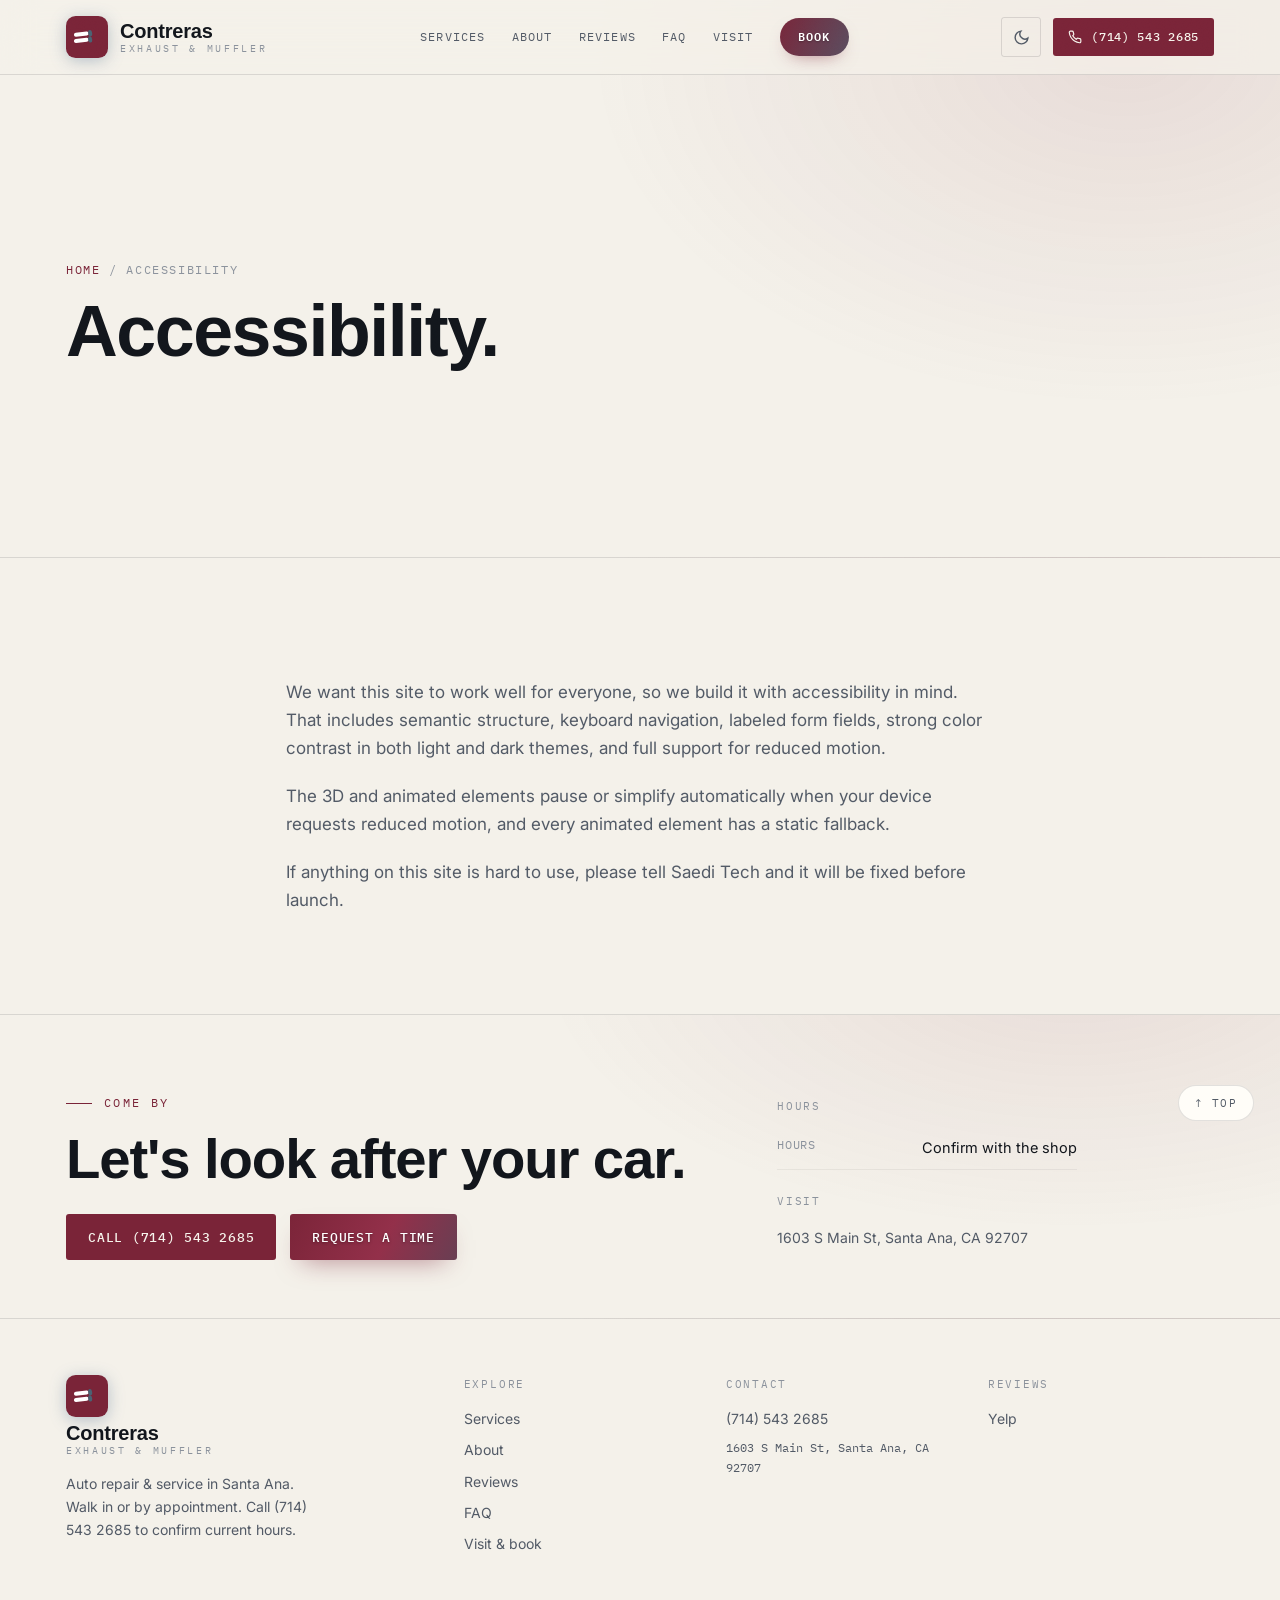
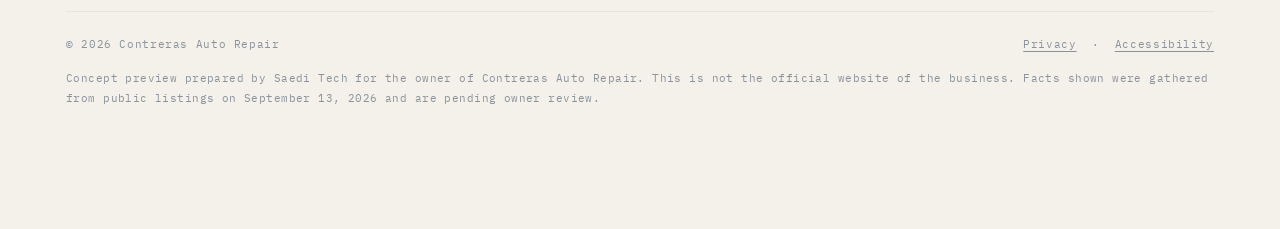
<file: accessibility.html>
<!doctype html>
<html lang="en">
<head>
<meta charset="utf-8" />
<meta name="viewport" content="width=device-width, initial-scale=1" />
<meta name="robots" content="noindex, nofollow" />
<title>Accessibility · Contreras Auto Repair</title>
<meta name="description" content="Accessibility statement for the Contreras Auto Repair website." />
<meta property="og:title" content="Accessibility · Contreras Auto Repair" /><meta property="og:type" content="website" />
<link rel="icon" href="data:image/svg+xml,%3Csvg xmlns='http://www.w3.org/2000/svg' viewBox='0 0 48 48'%3E%3Crect width='48' height='48' rx='11' fill='%237a2438'/%3E%3Cg fill='%23fff'%3E%3Crect x='9' y='18.4' width='17' height='4.6' rx='2.3' transform='rotate(-7 17.5 20.7)'/%3E%3Crect x='9' y='25.6' width='17' height='4.6' rx='2.3' transform='rotate(-7 17.5 27.9)'/%3E%3C/g%3E%3Cellipse cx='27.6' cy='19.6' rx='2.3' ry='3.6' fill='%234a6273' transform='rotate(-7 27.6 19.6)'/%3E%3Cellipse cx='27.6' cy='26.8' rx='2.3' ry='3.6' fill='%234a6273' transform='rotate(-7 27.6 26.8)'/%3E%3C/svg%3E">
<link rel="preconnect" href="https://fonts.googleapis.com"><link rel="preconnect" href="https://fonts.gstatic.com" crossorigin>
<link href="https://fonts.googleapis.com/css2?family=Bricolage+Grotesque:opsz,wght@12..96,600;12..96,700;12..96,800&family=Inter:wght@400;500;600&family=IBM+Plex+Mono:wght@400;500&display=swap" rel="stylesheet">
<link rel="stylesheet" href="assets/site.css">
<script type="importmap">{ "imports": { "three": "https://unpkg.com/three@0.160.0/build/three.module.js", "three/": "https://unpkg.com/three@0.160.0/" } }</script>

</head>
<body>
<a class="skip" href="#main">Skip to content</a>
<header class="sitehead" id="sitehead">
<nav class="top" aria-label="Main">
  <div class="wrap navin">
    <a class="logo" href="index.html" aria-label="Contreras Auto Repair, home">
      <svg class="emblem" viewBox="0 0 48 48" aria-hidden="true"><rect width="48" height="48" rx="11" fill="var(--indigo)"/><g fill='#fff'><rect x='9' y='18.4' width='17' height='4.6' rx='2.3' transform='rotate(-7 17.5 20.7)'/><rect x='9' y='25.6' width='17' height='4.6' rx='2.3' transform='rotate(-7 17.5 27.9)'/></g><ellipse cx='27.6' cy='19.6' rx='2.3' ry='3.6' fill='var(--shu)' transform='rotate(-7 27.6 19.6)'/><ellipse cx='27.6' cy='26.8' rx='2.3' ry='3.6' fill='var(--shu)' transform='rotate(-7 27.6 26.8)'/></svg>
      <span class="wm"><span class="n">Contreras</span><span class="s">Exhaust &amp; Muffler</span></span>
    </a>
    <div class="navlinks"><a href="services.html">Services</a><a href="about.html">About</a><a href="reviews.html">Reviews</a><a href="faq.html">FAQ</a><a href="visit.html">Visit</a><a href="index.html#book">Book</a></div>
    <div class="navright">
      <button class="tgl" id="themeTgl" aria-label="Switch between day and night theme" aria-pressed="false"><svg id="icMoon" viewBox="0 0 24 24" fill="none" stroke="currentColor" stroke-width="2" stroke-linecap="round"><path d="M21 12.8A9 9 0 1 1 11.2 3a7 7 0 0 0 9.8 9.8z"/></svg><svg id="icSun" viewBox="0 0 24 24" fill="none" stroke="currentColor" stroke-width="2" stroke-linecap="round" style="display:none"><circle cx="12" cy="12" r="4"/><path d="M12 2v2M12 20v2M4.9 4.9l1.4 1.4M17.7 17.7l1.4 1.4M2 12h2M20 12h2M4.9 19.1l1.4-1.4M17.7 6.3l1.4-1.4"/></svg></button>
      <a class="btn btn-fill btn-sm" href="tel:+17145432685"><svg width="14" height="14" viewBox="0 0 24 24" fill="none" stroke="currentColor" stroke-width="2" stroke-linecap="round" aria-hidden="true"><path d="M22 16.9v3a2 2 0 0 1-2.2 2 19.8 19.8 0 0 1-8.6-3 19.5 19.5 0 0 1-6-6 19.8 19.8 0 0 1-3-8.7A2 2 0 0 1 4.1 2h3a2 2 0 0 1 2 1.7c.13 1 .36 1.9.7 2.8a2 2 0 0 1-.45 2.1L8.1 9.9a16 16 0 0 0 6 6l1.3-1.3a2 2 0 0 1 2.1-.45c.9.34 1.8.57 2.8.7A2 2 0 0 1 22 16.9z"/></svg><span class="lbl">(714) 543 2685</span></a>
      <button class="burger" id="burger" aria-label="Open menu"><svg viewBox="0 0 24 24" fill="none" stroke="currentColor" stroke-width="2" stroke-linecap="round"><path d="M3 6h18M3 12h18M3 18h18"/></svg></button>
    </div>
  </div>
</nav>
</header>
<div class="mmenu" id="mmenu" aria-label="Menu">
  <button class="mclose" id="mclose" aria-label="Close menu">✕</button>
  <a href="services.html">Services</a><a href="about.html">About</a><a href="reviews.html">Reviews</a><a href="faq.html">FAQ</a><a href="visit.html">Visit</a><a href="visit.html">Get directions</a>
</div>
<header class="page-hero"><div class="wrap">
    <p class="crumb"><a href="index.html">Home</a> / Accessibility</p>
    <h1 class="ph">Accessibility.</h1>
    <p class="pl"></p>
  </div></header><main id="main"><section><div class="wrap narrow prose">
  <p class="up">We want this site to work well for everyone, so we build it with accessibility in mind. That includes semantic structure, keyboard navigation, labeled form fields, strong color contrast in both light and dark themes, and full support for reduced motion.</p>
  <p class="up">The 3D and animated elements pause or simplify automatically when your device requests reduced motion, and every animated element has a static fallback.</p>
  <p class="up">If anything on this site is hard to use, please tell Saedi Tech and it will be fixed before launch.</p>
</div></section></main><footer>
  <button class="backtop" id="backtop" aria-label="Back to top">↑ Top</button>
  <div class="foot-hero"><div class="wrap"><div class="foot-top">
    <div class="foot-cta"><p class="kick">Come by</p><h2>Let's look after your car.</h2><div class="cta"><a class="btn btn-fill" href="tel:+17145432685">Call (714) 543 2685</a><a class="btn btn-book" href="index.html#book">Request a time</a></div></div>
    <div class="foot-hours"><p class="ft">Hours</p><div class="hrow"><span>Hours</span><span>Confirm with the shop</span></div><p class="ft" style="margin-top:22px">Visit</p><p class="addr">1603 S Main St, Santa Ana, CA 92707</p></div>
  </div></div></div>
  <div class="wrap foot-main">
    <div class="fgrid">
      <div class="fbrand">
        <a class="logo" href="index.html" aria-label="Contreras Auto Repair, home"><svg class="emblem" viewBox="0 0 48 48" aria-hidden="true"><rect width="48" height="48" rx="11" fill="var(--indigo)"/><g fill='#fff'><rect x='9' y='18.4' width='17' height='4.6' rx='2.3' transform='rotate(-7 17.5 20.7)'/><rect x='9' y='25.6' width='17' height='4.6' rx='2.3' transform='rotate(-7 17.5 27.9)'/></g><ellipse cx='27.6' cy='19.6' rx='2.3' ry='3.6' fill='var(--shu)' transform='rotate(-7 27.6 19.6)'/><ellipse cx='27.6' cy='26.8' rx='2.3' ry='3.6' fill='var(--shu)' transform='rotate(-7 27.6 26.8)'/></svg><span class="wm"><span class="n">Contreras</span><span class="s">Exhaust &amp; Muffler</span></span></a>
        <p>Auto repair &amp; service in Santa Ana. Walk in or by appointment. Call (714) 543 2685 to confirm current hours.</p>
      </div>
      <div class="fcol"><p class="ft">Explore</p><a href="services.html">Services</a><a href="about.html">About</a><a href="reviews.html">Reviews</a><a href="faq.html">FAQ</a><a href="visit.html">Visit &amp; book</a></div>
      <div class="fcol"><p class="ft">Contact</p><a href="tel:+17145432685">(714) 543 2685</a><p class="mono" style="font-size:12px">1603 S Main St, Santa Ana, CA 92707</p></div>
      <div class="fcol"><p class="ft">Reviews</p><a href="https://www.yelp.com/biz/contreras-auto-repair-santa-ana" target="_blank" rel="noopener">Yelp</a></div>
    </div>
    <div class="legal"><span>© 2026 Contreras Auto Repair</span><span><a href="privacy.html">Privacy</a> &nbsp;·&nbsp; <a href="accessibility.html">Accessibility</a></span></div>
    <p class="preview-note">Concept preview prepared by Saedi Tech for the owner of Contreras Auto Repair. This is not the official website of the business. Facts shown were gathered from public listings on September 13, 2026 and are pending owner review.</p>
  </div>
</footer>
<div class="callbar" role="navigation" aria-label="Quick actions">
  <a class="c1" href="tel:+17145432685"><svg width="14" height="14" viewBox="0 0 24 24" fill="none" stroke="currentColor" stroke-width="2" stroke-linecap="round" aria-hidden="true"><path d="M22 16.9v3a2 2 0 0 1-2.2 2 19.8 19.8 0 0 1-8.6-3 19.5 19.5 0 0 1-6-6 19.8 19.8 0 0 1-3-8.7A2 2 0 0 1 4.1 2h3a2 2 0 0 1 2 1.7c.13 1 .36 1.9.7 2.8a2 2 0 0 1-.45 2.1L8.1 9.9a16 16 0 0 0 6 6l1.3-1.3a2 2 0 0 1 2.1-.45c.9.34 1.8.57 2.8.7A2 2 0 0 1 22 16.9z"/></svg>Call the shop</a>
  <a class="c2" href="visit.html">Request a time</a>
</div>
<script src="assets/app.js" defer></script>
</body>
</html>
</file>
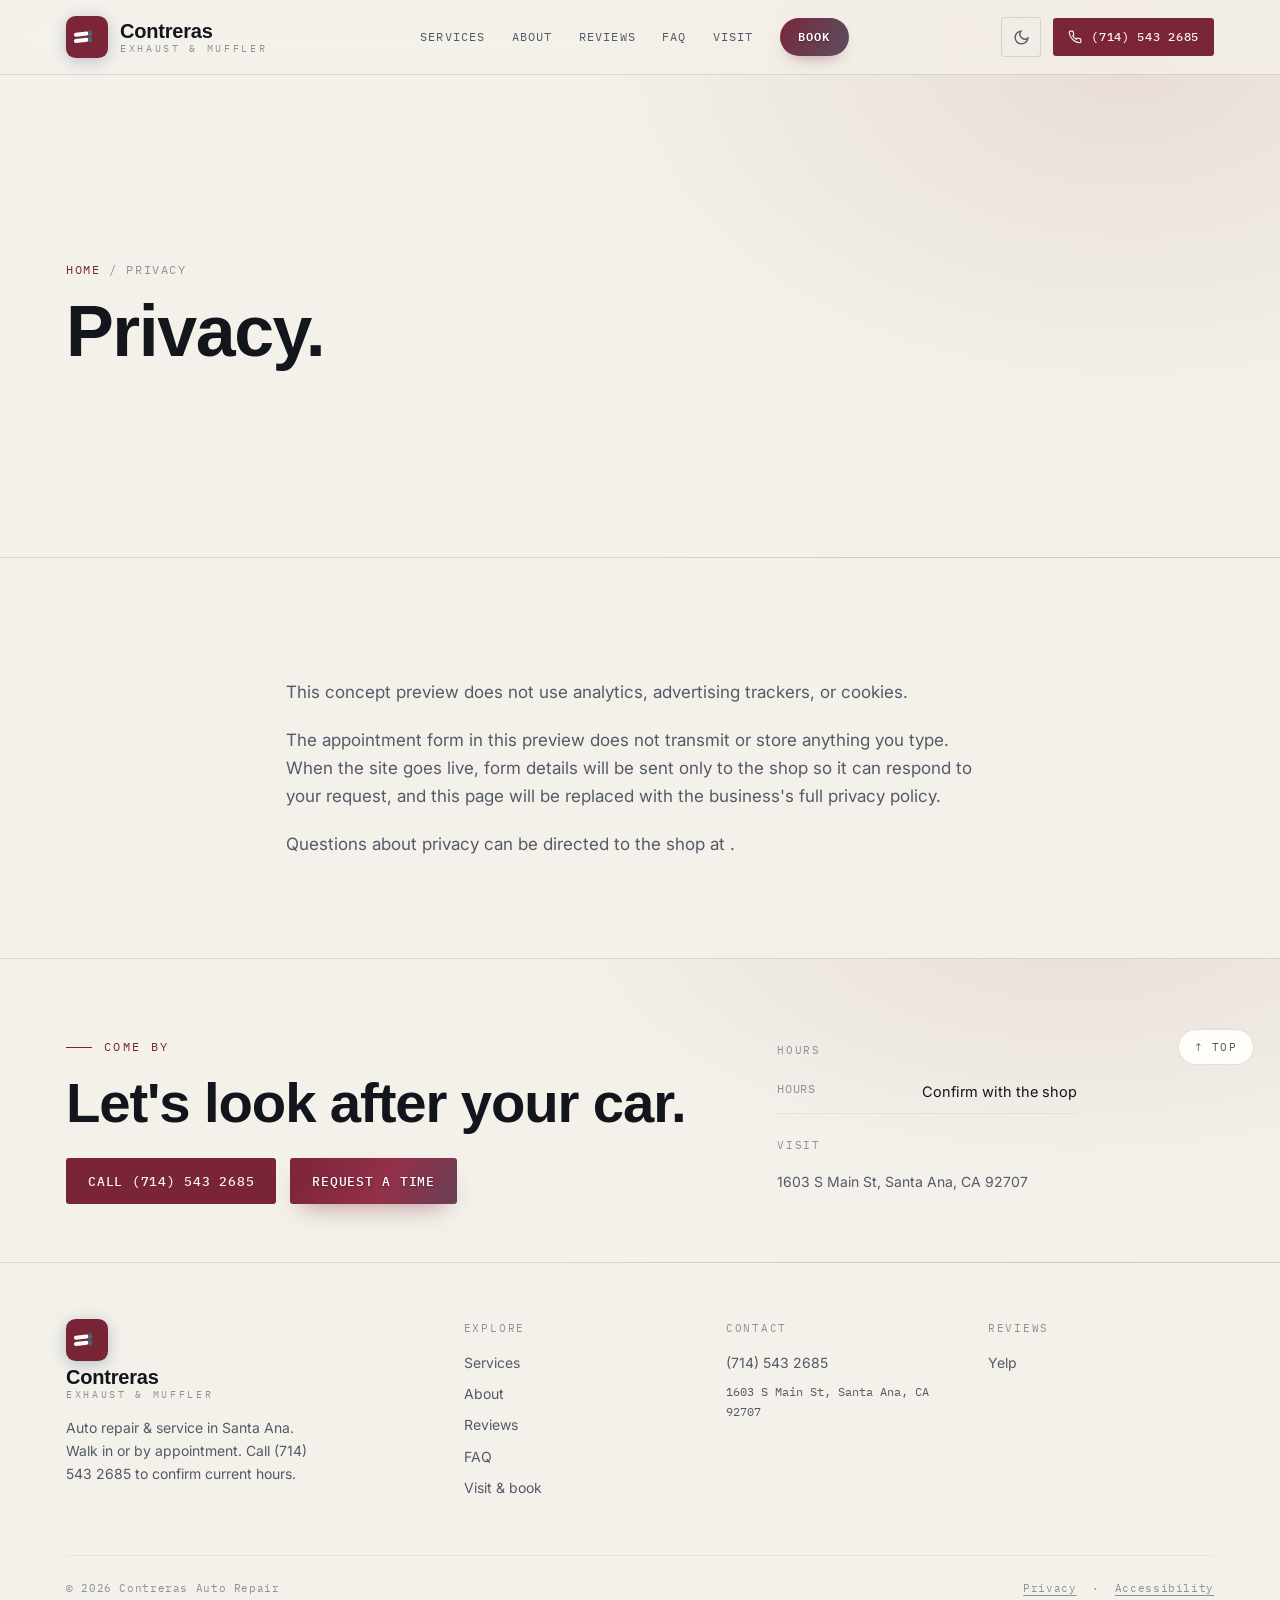
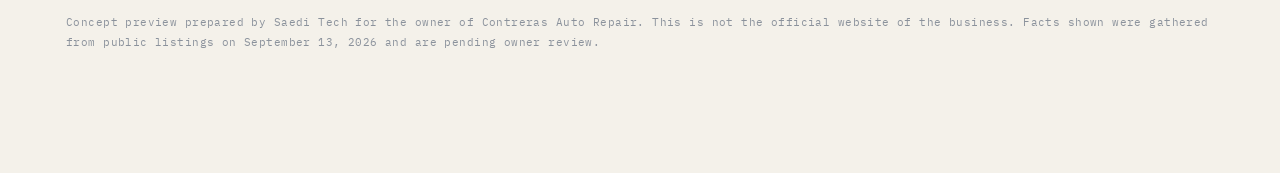
<file: privacy.html>
<!doctype html>
<html lang="en">
<head>
<meta charset="utf-8" />
<meta name="viewport" content="width=device-width, initial-scale=1" />
<meta name="robots" content="noindex, nofollow" />
<title>Privacy · Contreras Auto Repair</title>
<meta name="description" content="Privacy information for the Contreras Auto Repair website." />
<meta property="og:title" content="Privacy · Contreras Auto Repair" /><meta property="og:type" content="website" />
<link rel="icon" href="data:image/svg+xml,%3Csvg xmlns='http://www.w3.org/2000/svg' viewBox='0 0 48 48'%3E%3Crect width='48' height='48' rx='11' fill='%237a2438'/%3E%3Cg fill='%23fff'%3E%3Crect x='9' y='18.4' width='17' height='4.6' rx='2.3' transform='rotate(-7 17.5 20.7)'/%3E%3Crect x='9' y='25.6' width='17' height='4.6' rx='2.3' transform='rotate(-7 17.5 27.9)'/%3E%3C/g%3E%3Cellipse cx='27.6' cy='19.6' rx='2.3' ry='3.6' fill='%234a6273' transform='rotate(-7 27.6 19.6)'/%3E%3Cellipse cx='27.6' cy='26.8' rx='2.3' ry='3.6' fill='%234a6273' transform='rotate(-7 27.6 26.8)'/%3E%3C/svg%3E">
<link rel="preconnect" href="https://fonts.googleapis.com"><link rel="preconnect" href="https://fonts.gstatic.com" crossorigin>
<link href="https://fonts.googleapis.com/css2?family=Bricolage+Grotesque:opsz,wght@12..96,600;12..96,700;12..96,800&family=Inter:wght@400;500;600&family=IBM+Plex+Mono:wght@400;500&display=swap" rel="stylesheet">
<link rel="stylesheet" href="assets/site.css">
<script type="importmap">{ "imports": { "three": "https://unpkg.com/three@0.160.0/build/three.module.js", "three/": "https://unpkg.com/three@0.160.0/" } }</script>

</head>
<body>
<a class="skip" href="#main">Skip to content</a>
<header class="sitehead" id="sitehead">
<nav class="top" aria-label="Main">
  <div class="wrap navin">
    <a class="logo" href="index.html" aria-label="Contreras Auto Repair, home">
      <svg class="emblem" viewBox="0 0 48 48" aria-hidden="true"><rect width="48" height="48" rx="11" fill="var(--indigo)"/><g fill='#fff'><rect x='9' y='18.4' width='17' height='4.6' rx='2.3' transform='rotate(-7 17.5 20.7)'/><rect x='9' y='25.6' width='17' height='4.6' rx='2.3' transform='rotate(-7 17.5 27.9)'/></g><ellipse cx='27.6' cy='19.6' rx='2.3' ry='3.6' fill='var(--shu)' transform='rotate(-7 27.6 19.6)'/><ellipse cx='27.6' cy='26.8' rx='2.3' ry='3.6' fill='var(--shu)' transform='rotate(-7 27.6 26.8)'/></svg>
      <span class="wm"><span class="n">Contreras</span><span class="s">Exhaust &amp; Muffler</span></span>
    </a>
    <div class="navlinks"><a href="services.html">Services</a><a href="about.html">About</a><a href="reviews.html">Reviews</a><a href="faq.html">FAQ</a><a href="visit.html">Visit</a><a href="index.html#book">Book</a></div>
    <div class="navright">
      <button class="tgl" id="themeTgl" aria-label="Switch between day and night theme" aria-pressed="false"><svg id="icMoon" viewBox="0 0 24 24" fill="none" stroke="currentColor" stroke-width="2" stroke-linecap="round"><path d="M21 12.8A9 9 0 1 1 11.2 3a7 7 0 0 0 9.8 9.8z"/></svg><svg id="icSun" viewBox="0 0 24 24" fill="none" stroke="currentColor" stroke-width="2" stroke-linecap="round" style="display:none"><circle cx="12" cy="12" r="4"/><path d="M12 2v2M12 20v2M4.9 4.9l1.4 1.4M17.7 17.7l1.4 1.4M2 12h2M20 12h2M4.9 19.1l1.4-1.4M17.7 6.3l1.4-1.4"/></svg></button>
      <a class="btn btn-fill btn-sm" href="tel:+17145432685"><svg width="14" height="14" viewBox="0 0 24 24" fill="none" stroke="currentColor" stroke-width="2" stroke-linecap="round" aria-hidden="true"><path d="M22 16.9v3a2 2 0 0 1-2.2 2 19.8 19.8 0 0 1-8.6-3 19.5 19.5 0 0 1-6-6 19.8 19.8 0 0 1-3-8.7A2 2 0 0 1 4.1 2h3a2 2 0 0 1 2 1.7c.13 1 .36 1.9.7 2.8a2 2 0 0 1-.45 2.1L8.1 9.9a16 16 0 0 0 6 6l1.3-1.3a2 2 0 0 1 2.1-.45c.9.34 1.8.57 2.8.7A2 2 0 0 1 22 16.9z"/></svg><span class="lbl">(714) 543 2685</span></a>
      <button class="burger" id="burger" aria-label="Open menu"><svg viewBox="0 0 24 24" fill="none" stroke="currentColor" stroke-width="2" stroke-linecap="round"><path d="M3 6h18M3 12h18M3 18h18"/></svg></button>
    </div>
  </div>
</nav>
</header>
<div class="mmenu" id="mmenu" aria-label="Menu">
  <button class="mclose" id="mclose" aria-label="Close menu">✕</button>
  <a href="services.html">Services</a><a href="about.html">About</a><a href="reviews.html">Reviews</a><a href="faq.html">FAQ</a><a href="visit.html">Visit</a><a href="visit.html">Get directions</a>
</div>
<header class="page-hero"><div class="wrap">
    <p class="crumb"><a href="index.html">Home</a> / Privacy</p>
    <h1 class="ph">Privacy.</h1>
    <p class="pl"></p>
  </div></header><main id="main"><section><div class="wrap narrow prose">
  <p class="up">This concept preview does not use analytics, advertising trackers, or cookies.</p>
  <p class="up">The appointment form in this preview does not transmit or store anything you type. When the site goes live, form details will be sent only to the shop so it can respond to your request, and this page will be replaced with the business's full privacy policy.</p>
  <p class="up">Questions about privacy can be directed to the shop at <a href="mailto:" style="color:var(--indigo-tx)"></a>.</p>
</div></section></main><footer>
  <button class="backtop" id="backtop" aria-label="Back to top">↑ Top</button>
  <div class="foot-hero"><div class="wrap"><div class="foot-top">
    <div class="foot-cta"><p class="kick">Come by</p><h2>Let's look after your car.</h2><div class="cta"><a class="btn btn-fill" href="tel:+17145432685">Call (714) 543 2685</a><a class="btn btn-book" href="index.html#book">Request a time</a></div></div>
    <div class="foot-hours"><p class="ft">Hours</p><div class="hrow"><span>Hours</span><span>Confirm with the shop</span></div><p class="ft" style="margin-top:22px">Visit</p><p class="addr">1603 S Main St, Santa Ana, CA 92707</p></div>
  </div></div></div>
  <div class="wrap foot-main">
    <div class="fgrid">
      <div class="fbrand">
        <a class="logo" href="index.html" aria-label="Contreras Auto Repair, home"><svg class="emblem" viewBox="0 0 48 48" aria-hidden="true"><rect width="48" height="48" rx="11" fill="var(--indigo)"/><g fill='#fff'><rect x='9' y='18.4' width='17' height='4.6' rx='2.3' transform='rotate(-7 17.5 20.7)'/><rect x='9' y='25.6' width='17' height='4.6' rx='2.3' transform='rotate(-7 17.5 27.9)'/></g><ellipse cx='27.6' cy='19.6' rx='2.3' ry='3.6' fill='var(--shu)' transform='rotate(-7 27.6 19.6)'/><ellipse cx='27.6' cy='26.8' rx='2.3' ry='3.6' fill='var(--shu)' transform='rotate(-7 27.6 26.8)'/></svg><span class="wm"><span class="n">Contreras</span><span class="s">Exhaust &amp; Muffler</span></span></a>
        <p>Auto repair &amp; service in Santa Ana. Walk in or by appointment. Call (714) 543 2685 to confirm current hours.</p>
      </div>
      <div class="fcol"><p class="ft">Explore</p><a href="services.html">Services</a><a href="about.html">About</a><a href="reviews.html">Reviews</a><a href="faq.html">FAQ</a><a href="visit.html">Visit &amp; book</a></div>
      <div class="fcol"><p class="ft">Contact</p><a href="tel:+17145432685">(714) 543 2685</a><p class="mono" style="font-size:12px">1603 S Main St, Santa Ana, CA 92707</p></div>
      <div class="fcol"><p class="ft">Reviews</p><a href="https://www.yelp.com/biz/contreras-auto-repair-santa-ana" target="_blank" rel="noopener">Yelp</a></div>
    </div>
    <div class="legal"><span>© 2026 Contreras Auto Repair</span><span><a href="privacy.html">Privacy</a> &nbsp;·&nbsp; <a href="accessibility.html">Accessibility</a></span></div>
    <p class="preview-note">Concept preview prepared by Saedi Tech for the owner of Contreras Auto Repair. This is not the official website of the business. Facts shown were gathered from public listings on September 13, 2026 and are pending owner review.</p>
  </div>
</footer>
<div class="callbar" role="navigation" aria-label="Quick actions">
  <a class="c1" href="tel:+17145432685"><svg width="14" height="14" viewBox="0 0 24 24" fill="none" stroke="currentColor" stroke-width="2" stroke-linecap="round" aria-hidden="true"><path d="M22 16.9v3a2 2 0 0 1-2.2 2 19.8 19.8 0 0 1-8.6-3 19.5 19.5 0 0 1-6-6 19.8 19.8 0 0 1-3-8.7A2 2 0 0 1 4.1 2h3a2 2 0 0 1 2 1.7c.13 1 .36 1.9.7 2.8a2 2 0 0 1-.45 2.1L8.1 9.9a16 16 0 0 0 6 6l1.3-1.3a2 2 0 0 1 2.1-.45c.9.34 1.8.57 2.8.7A2 2 0 0 1 22 16.9z"/></svg>Call the shop</a>
  <a class="c2" href="visit.html">Request a time</a>
</div>
<script src="assets/app.js" defer></script>
</body>
</html>
</file>
<file: assets/site.css>
/* Hiro's Auto Repair — shared design system (Saedi Tech concept preview) */
:root{
  --bg:#f4f1ea; --bg2:#ebe6db; --card:#fffdf8; --card2:#f7f3ea;
  --line:rgba(18,22,28,.12); --line2:rgba(18,22,28,.06);
  --text:#12161c; --muted:#525a66; --faint:#8b929c;
  --indigo:#7a2438; --indigo-2:#93304a; --indigo-tx:#7a2438; --indigo-soft:rgba(122,36,56,.1);
  --shu:#4a6273; --shu-tx:#3a4e5c; --gold:#4a6273;
  --nav-bg:rgba(244,241,234,.72); --chip-bg:rgba(255,255,255,.6); --btn-tx:#f7f4ec;
  --hero-a:rgba(122,36,56,.14); --hero-b:rgba(74,98,115,.09); --grain:.035;
  --map-filter:saturate(.9) contrast(1.02); --ease:cubic-bezier(.16,1,.3,1);
}
:root[data-theme="night"]{
  --bg:#080b10; --bg2:#0c1016; --card:#10151d; --card2:#0d1219;
  --line:rgba(237,240,244,.1); --line2:rgba(237,240,244,.05);
  --text:#eef1f5; --muted:#a6adb8; --faint:#69707c;
  --indigo:#c56d82; --indigo-2:#d38598; --indigo-tx:#e0a3b2; --indigo-soft:rgba(197,109,130,.12);
  --shu:#7f97a8; --shu-tx:#9aafbd; --gold:#7f97a8;
  --nav-bg:rgba(8,11,16,.66); --chip-bg:rgba(16,21,29,.5); --btn-tx:#080b10;
  --hero-a:rgba(197,109,130,.26); --hero-b:rgba(127,151,168,.12); --grain:.06;
  --map-filter:grayscale(1) invert(.92) contrast(.9) hue-rotate(180deg);
}
*{margin:0;padding:0;box-sizing:border-box}
html{scroll-behavior:smooth}
@media (prefers-reduced-motion:reduce){html{scroll-behavior:auto}}
body{background:var(--bg);color:var(--text);font-family:'Inter',system-ui,sans-serif;font-size:16px;line-height:1.65;-webkit-font-smoothing:antialiased;transition:background .5s,color .5s;overflow-x:hidden}
::selection{background:var(--indigo);color:var(--btn-tx)}
img,svg{max-width:100%}a{color:inherit}
.jp{font-family:'Noto Sans JP','Inter',sans-serif}
.mono{font-family:'IBM Plex Mono',monospace}
.wrap{max-width:1200px;margin:0 auto;padding:0 26px}
.narrow{max-width:900px}
.skip{position:absolute;left:-9999px;top:0;background:var(--indigo);color:var(--btn-tx);padding:10px 18px;z-index:200;font-weight:600}
.skip:focus{left:12px;top:12px}
:focus-visible{outline:2px solid var(--indigo);outline-offset:3px;border-radius:2px}
body::after{content:"";position:fixed;inset:0;z-index:300;pointer-events:none;opacity:var(--grain);mix-blend-mode:overlay;background-image:url("data:image/svg+xml,%3Csvg xmlns='http://www.w3.org/2000/svg' width='120' height='120'%3E%3Cfilter id='n'%3E%3CfeTurbulence type='fractalNoise' baseFrequency='.85' numOctaves='2'/%3E%3C/filter%3E%3Crect width='100%25' height='100%25' filter='url(%23n)'/%3E%3C/svg%3E")}

/* logo */
.logo{display:flex;align-items:center;gap:12px;text-decoration:none}
.logo .emblem{width:42px;height:42px;flex:none;filter:drop-shadow(0 3px 8px rgba(23,63,115,.28))}
.logo .wm{display:flex;flex-direction:column;line-height:1}
.logo .wm .n{font-family:'Sora',sans-serif;font-weight:800;font-size:20px;letter-spacing:-.01em;color:var(--text)}
.logo .wm .s{font-family:'IBM Plex Mono',monospace;font-size:9.5px;letter-spacing:.28em;text-transform:uppercase;color:var(--faint);margin-top:3px}
.logo .wm .s b{color:var(--shu-tx);font-weight:500}

/* header (top bar + nav) */
.sitehead{position:fixed;top:0;left:0;right:0;z-index:100}
.topbar{background:var(--indigo);color:#eaf0f8;height:40px;overflow:hidden;transition:height .35s var(--ease),opacity .3s}
.topbar .tbin{display:flex;align-items:center;justify-content:space-between;height:40px;font-family:'IBM Plex Mono',monospace;font-size:11px;letter-spacing:.11em;text-transform:uppercase}
.topbar .tb-l{color:rgba(234,240,248,.85)}.topbar .tb-l b{color:#ec8a72;font-weight:500}
.topbar .tb-r{display:flex;align-items:center;gap:16px;color:rgba(234,240,248,.85)}
.topbar .tb-r a{color:#fff;text-decoration:none}.topbar .tb-r a:hover{color:#ec8a72}
.topbar .dot2{width:5px;height:5px;border-radius:50%;background:rgba(255,255,255,.4)}
nav.top{position:relative;background:var(--nav-bg);backdrop-filter:blur(18px) saturate(1.4);-webkit-backdrop-filter:blur(18px) saturate(1.4);border-bottom:1px solid var(--line);transition:box-shadow .35s,background .35s}
.sitehead.scrolled .topbar{height:0;opacity:0}
.sitehead.scrolled nav.top{box-shadow:0 12px 34px -18px rgba(8,11,16,.5)}
.navin{display:flex;align-items:center;justify-content:space-between;height:74px;gap:18px}
@media (max-width:768px){.topbar{display:none}}
.navlinks{display:flex;gap:26px;align-items:center}
.navlinks a{font-family:'IBM Plex Mono',monospace;font-size:12px;letter-spacing:.1em;text-transform:uppercase;text-decoration:none;color:var(--muted);transition:color .25s;position:relative}
.navlinks a[aria-current="page"]{color:var(--text)}
.navlinks a::after{content:"";position:absolute;left:0;bottom:-6px;width:0;height:1.5px;background:var(--shu);transition:width .3s var(--ease)}
.navlinks a:hover::after,.navlinks a[aria-current="page"]::after{width:100%}
.navlinks a:hover{color:var(--text)}
.navright{display:flex;align-items:center;gap:12px}
.btn{display:inline-flex;align-items:center;justify-content:center;gap:9px;font-family:'IBM Plex Mono',monospace;font-size:12.5px;letter-spacing:.06em;text-transform:uppercase;font-weight:500;padding:13px 22px;border-radius:3px;text-decoration:none;border:none;cursor:pointer;transition:transform .35s var(--ease),box-shadow .35s,background .35s,color .35s}
.btn-fill{background:var(--indigo);color:var(--btn-tx)}
.btn-fill:hover{transform:translateY(-2px);box-shadow:0 14px 38px -12px var(--indigo)}
.btn-line{background:transparent;color:var(--text);border:1px solid var(--line)}
.btn-line:hover{border-color:var(--indigo);color:var(--indigo-tx)}
.btn-sm{padding:10px 15px;font-size:11.5px}
.tgl,.burger{width:40px;height:40px;border-radius:3px;border:1px solid var(--line);background:transparent;color:var(--muted);display:grid;place-items:center;cursor:pointer;transition:color .3s,border-color .3s}
.tgl:hover,.burger:hover{color:var(--indigo-tx);border-color:var(--indigo)}
.tgl svg{width:17px;height:17px}.burger{display:none}.burger svg{width:20px;height:20px}
@media (max-width:940px){.navlinks{display:none}.burger{display:grid}}
@media (max-width:560px){.logo .wm .s{display:none}.navright .btn span.lbl{display:none}}
/* mobile menu */
.mmenu{position:fixed;inset:0;z-index:150;background:var(--bg);transform:translateY(-100%);visibility:hidden;opacity:0;transition:transform .45s var(--ease),opacity .35s,visibility .35s;display:flex;flex-direction:column;padding:96px 26px 40px;overflow-y:auto}
.mmenu.open{transform:none;visibility:visible;opacity:1}
.mmenu a{font-family:'Sora',sans-serif;font-weight:700;font-size:30px;text-decoration:none;color:var(--text);padding:16px 0;border-bottom:1px solid var(--line)}
.mmenu a:hover{color:var(--indigo-tx)}
.mclose{position:absolute;top:22px;right:22px;width:40px;height:40px;border:1px solid var(--line);border-radius:3px;background:transparent;color:var(--text);cursor:pointer;font-size:20px}

/* generic hero for home */
header.hero{position:relative;min-height:100svh;overflow:hidden}
.sticky{position:relative;min-height:100svh;overflow:hidden;display:flex;align-items:center;padding:90px 0 44px}
/* scroll-driven exploded 3D hero */
header.hero.scroll3d{height:340vh;min-height:0;overflow:visible}
header.hero.scroll3d .sticky{position:sticky;top:0;height:100svh;min-height:0;padding:0}
.callouts{position:absolute;z-index:2;top:50%;left:26px;transform:translateY(-50%);max-width:360px;opacity:0;pointer-events:none;will-change:opacity}
.callouts h3{font-family:'Sora',sans-serif;font-weight:800;font-size:clamp(26px,3.2vw,40px);letter-spacing:-.02em;line-height:1.02;margin-bottom:18px}
.callout{display:flex;gap:14px;align-items:flex-start;padding:12px 0;border-top:1px solid var(--line)}
.callout .cn{font-family:'IBM Plex Mono',monospace;font-size:11px;color:var(--shu-tx);letter-spacing:.1em;padding-top:3px;min-width:24px}
.callout .cx b{font-family:'Sora',sans-serif;font-weight:700;font-size:16px;display:block;margin-bottom:2px}
.callout .cx span{font-size:13px;color:var(--muted)}
.hprog{position:absolute;left:0;right:0;bottom:0;height:2px;background:var(--line2);z-index:5}
.hprog i{display:block;height:100%;width:0;background:linear-gradient(90deg,var(--indigo),var(--shu))}
@media (max-width:940px){header.hero.scroll3d{height:280vh}header.hero.scroll3d .sticky{align-items:flex-start}.hero-copy{padding-top:100px}.callouts{left:26px;right:26px;max-width:none;top:40%}}
@media (prefers-reduced-motion:reduce){header.hero.scroll3d{height:auto;min-height:100svh}header.hero.scroll3d .sticky{position:relative}.callouts{display:none}.hprog{display:none}}
.hero-bg{position:absolute;inset:0;z-index:0;background:radial-gradient(60% 55% at 74% 38%,var(--hero-a),transparent 70%),radial-gradient(50% 45% at 12% 92%,var(--hero-b),transparent 70%),var(--bg)}
#gl{position:absolute;inset:0;z-index:1;width:100%;height:100%;display:block;touch-action:pan-y;cursor:grab}#gl:active{cursor:grabbing}
.hero-fb{position:absolute;z-index:1;right:6%;top:50%;transform:translateY(-50%);width:min(42vw,460px);aspect-ratio:1;border-radius:50%;background:radial-gradient(circle at 40% 35%,#2b3a52,#0c1119 70%);box-shadow:0 40px 120px -30px rgba(23,63,115,.6);display:none}
.herogrid{position:relative;z-index:2;width:100%}
.hero-copy{max-width:600px}
.tag{display:inline-flex;align-items:center;gap:12px;font-family:'IBM Plex Mono',monospace;font-size:11.5px;letter-spacing:.22em;text-transform:uppercase;color:var(--indigo-tx);margin-bottom:26px;padding:8px 14px;border:1px solid var(--line);border-radius:40px;background:var(--chip-bg);backdrop-filter:blur(6px)}
.tag .dot{width:7px;height:7px;border-radius:50%;background:var(--shu);box-shadow:0 0 0 4px rgba(201,75,46,.18)}
h1{font-family:'Sora',sans-serif;font-weight:800;font-size:clamp(46px,7vw,92px);line-height:.98;letter-spacing:-.025em;color:var(--text)}
h1 .in{background:linear-gradient(120deg,var(--indigo-2),var(--shu));-webkit-background-clip:text;background-clip:text;color:transparent}
.hero p.lede{font-size:clamp(16px,1.5vw,19px);color:var(--muted);max-width:500px;margin:26px 0 34px}
.cta{display:flex;gap:14px;flex-wrap:wrap}
.chips{display:flex;gap:8px;flex-wrap:wrap;margin-top:34px}
.chip{font-family:'IBM Plex Mono',monospace;font-size:11px;letter-spacing:.06em;text-transform:uppercase;color:var(--muted);border:1px solid var(--line);background:var(--chip-bg);border-radius:40px;padding:8px 14px;backdrop-filter:blur(6px)}
.badge3d{position:absolute;right:6%;bottom:12%;z-index:3;background:var(--card);border:1px solid var(--line);border-radius:6px;padding:14px 18px;box-shadow:0 20px 50px -24px rgba(18,22,28,.4);display:flex;align-items:center;gap:14px}
.badge3d .rt{font-family:'Sora',sans-serif;font-weight:800;font-size:26px;line-height:1}
.badge3d .rl{font-family:'IBM Plex Mono',monospace;font-size:10px;letter-spacing:.12em;text-transform:uppercase;color:var(--faint)}
.badge3d .star{color:var(--shu)}
.grab{position:absolute;z-index:4;right:6%;top:15%;display:flex;align-items:center;gap:8px;font-family:'IBM Plex Mono',monospace;font-size:10px;letter-spacing:.18em;text-transform:uppercase;color:var(--faint)}
.cue{position:absolute;bottom:34px;left:50%;transform:translateX(-50%);z-index:4;display:flex;flex-direction:column;align-items:center;gap:8px;color:var(--faint);font-family:'IBM Plex Mono',monospace;font-size:10px;letter-spacing:.22em;text-transform:uppercase}
.cue .bar{width:1px;height:34px;background:linear-gradient(var(--faint),transparent);animation:drop 2.4s var(--ease) infinite}
@keyframes drop{0%{transform:scaleY(0);transform-origin:top}45%{transform:scaleY(1);transform-origin:top}55%{transform:scaleY(1);transform-origin:bottom}100%{transform:scaleY(0);transform-origin:bottom}}
@media (prefers-reduced-motion:reduce){.cue .bar{animation:none}.grab{display:none}}
@media (max-width:940px){.hero-copy{max-width:none}.badge3d{right:auto;left:26px;bottom:8%}.grab{top:9%;right:26px}}

/* subpage banner */
.page-hero{position:relative;padding:150px 0 60px;min-height:62vh;display:flex;align-items:center;border-bottom:1px solid var(--line);background:radial-gradient(60% 90% at 88% 10%,var(--indigo-soft),transparent 70%),var(--bg);overflow:hidden}
.page-hero .wrap{position:relative;z-index:2;width:100%}
.subcanvas{position:absolute;right:-4%;top:0;bottom:0;width:52%;z-index:1;display:block;touch-action:pan-y;cursor:grab}
.subcanvas:active{cursor:grabbing}
.subgrab{position:absolute;right:6%;bottom:26px;z-index:3;display:flex;align-items:center;gap:8px;font-family:'IBM Plex Mono',monospace;font-size:10px;letter-spacing:.18em;text-transform:uppercase;color:var(--faint)}
.crumb{font-family:'IBM Plex Mono',monospace;font-size:11.5px;letter-spacing:.14em;text-transform:uppercase;color:var(--faint);margin-bottom:16px}
.crumb a{color:var(--indigo-tx);text-decoration:none}
.page-hero h1.ph{font-family:'Sora',sans-serif;font-weight:800;font-size:clamp(38px,5.6vw,72px);line-height:1;letter-spacing:-.02em;max-width:620px}
.page-hero p.pl{color:var(--muted);max-width:540px;margin-top:18px;font-size:17px}
@media (max-width:820px){.subcanvas{opacity:.42;width:74%;right:-10%}.page-hero{min-height:auto}}

/* marquee */
.marquee{overflow:hidden;border-top:1px solid var(--line);border-bottom:1px solid var(--line);background:var(--indigo);padding:16px 0}
.mrow{display:flex;gap:44px;white-space:nowrap;width:max-content;animation:slide 32s linear infinite;font-family:'Sora',sans-serif;font-weight:700;font-size:19px;letter-spacing:.02em;color:rgba(247,244,236,.9);align-items:center}
.mrow span{display:inline-flex;align-items:center;gap:44px}
.mrow .d{width:7px;height:7px;border-radius:50%;background:var(--shu)}
@keyframes slide{to{transform:translateX(-50%)}}
@media (prefers-reduced-motion:reduce){.mrow{animation:none}}

/* strip */
.strip{border-bottom:1px solid var(--line);background:var(--bg2)}
.stripin{display:grid;grid-template-columns:repeat(4,1fr)}
.stat{padding:28px 24px;border-left:1px solid var(--line)}.stat:first-child{border-left:none}.stat a{text-decoration:none}
.stat .v{font-family:'Sora',sans-serif;font-weight:800;font-size:27px;letter-spacing:-.01em}
.stat .v .star{color:var(--shu)}
.stat .l{font-family:'IBM Plex Mono',monospace;font-size:10.5px;letter-spacing:.14em;text-transform:uppercase;color:var(--faint);margin-top:6px}
.stat a:hover .v{color:var(--indigo-tx)}
@media (max-width:820px){.stripin{grid-template-columns:1fr 1fr}.stat:nth-child(3){border-left:none}.stat{padding:22px 20px}.stat .v{font-size:22px}}

section{padding:100px 0;scroll-margin-top:74px;position:relative}
.kick{font-family:'IBM Plex Mono',monospace;font-size:11.5px;letter-spacing:.2em;text-transform:uppercase;color:var(--indigo-tx);display:inline-flex;align-items:center;gap:12px;margin-bottom:18px}
.kick::before{content:"";width:26px;height:1px;background:var(--indigo)}
.kick .jp{color:var(--shu-tx);letter-spacing:.1em}
h2{font-family:'Sora',sans-serif;font-weight:800;font-size:clamp(32px,4.6vw,58px);line-height:1.0;letter-spacing:-.02em;max-width:680px}
h3.blk{font-family:'Sora',sans-serif;font-weight:700;font-size:24px;letter-spacing:-.01em}
.sub{color:var(--muted);max-width:600px;margin-top:18px;font-size:17px}

/* services grid */
.svcgrid{display:grid;grid-template-columns:repeat(3,1fr);gap:1px;background:var(--line);border:1px solid var(--line);border-radius:8px;overflow:hidden;margin-top:52px}
.svc{background:var(--card);padding:34px 30px 36px;position:relative;transition:background .4s;text-decoration:none;color:inherit;display:block}
.svc:hover{background:var(--card2)}
.svc .no{font-family:'IBM Plex Mono',monospace;font-size:10.5px;letter-spacing:.16em;color:var(--faint)}
.svc .ic{width:48px;height:48px;margin:20px 0;color:var(--indigo);transition:transform .5s var(--ease)}
.svc:hover .ic{transform:translateY(-4px) scale(1.06)}
.svc h3{font-family:'Sora',sans-serif;font-weight:700;font-size:21px;letter-spacing:-.01em;margin-bottom:10px}
.svc p{font-size:14.5px;color:var(--muted)}
.svc .more{font-family:'IBM Plex Mono',monospace;font-size:11px;letter-spacing:.1em;text-transform:uppercase;color:var(--indigo-tx);margin-top:16px;display:inline-block}
@media (max-width:920px){.svcgrid{grid-template-columns:1fr 1fr}}
@media (max-width:600px){.svcgrid{grid-template-columns:1fr}}

/* two-col feature (why) */
#why,.band{background:var(--bg2);border-top:1px solid var(--line);border-bottom:1px solid var(--line)}
.whygrid{display:grid;grid-template-columns:repeat(3,1fr);gap:42px;margin-top:56px}
.why .big{font-family:'Sora',sans-serif;font-weight:800;font-size:clamp(24px,2.6vw,32px);line-height:1.06;letter-spacing:-.01em;border-top:2px solid var(--indigo);padding-top:22px}
.why .big .jpb{display:block;font-family:'Noto Sans JP',sans-serif;font-weight:700;font-size:15px;color:var(--shu-tx);letter-spacing:.3em;margin-bottom:10px}
.why p{color:var(--muted);margin-top:14px;font-size:15px}
@media (max-width:820px){.whygrid{grid-template-columns:1fr;gap:32px}}

/* about + prose */
.abgrid{display:grid;grid-template-columns:1fr 1fr;gap:64px;align-items:center}
.abcopy p{color:var(--muted);margin-top:18px;font-size:17px}.abcopy p strong{color:var(--text);font-weight:600}
.prose{max-width:760px}
.prose p{color:var(--muted);font-size:17px;margin-top:20px}
.prose h2{margin-top:48px}
.prose h3{font-family:'Sora',sans-serif;font-weight:700;font-size:22px;margin-top:34px}
.prose ul{margin:18px 0 0 0;list-style:none;display:grid;gap:12px}
.prose ul li{position:relative;padding-left:26px;color:var(--muted)}
.prose ul li::before{content:"";position:absolute;left:0;top:9px;width:8px;height:8px;border-radius:1px;background:var(--shu)}
.photo-slot{border:1px dashed var(--line);border-radius:8px;background:var(--card);aspect-ratio:4/3.1;display:grid;place-items:center;text-align:center;padding:30px;position:relative;overflow:hidden}
.photo-slot.tall{aspect-ratio:1/1}
.photo-slot::before{content:"";position:absolute;inset:0;background:radial-gradient(circle at 70% 20%,var(--indigo-soft),transparent 60%)}
.photo-slot .ph-ic{width:56px;height:56px;color:var(--faint);margin:0 auto 14px;position:relative}
.photo-slot .t{font-family:'IBM Plex Mono',monospace;font-size:11px;letter-spacing:.14em;text-transform:uppercase;color:var(--faint);max-width:300px;line-height:1.8;position:relative}
@media (max-width:920px){.abgrid{grid-template-columns:1fr;gap:36px}}

/* gallery grid of reserved slots */
.gal{display:grid;grid-template-columns:repeat(3,1fr);gap:16px;margin-top:52px}
.gal .photo-slot{aspect-ratio:4/3.4}
@media (max-width:820px){.gal{grid-template-columns:1fr 1fr}}
@media (max-width:520px){.gal{grid-template-columns:1fr}}

/* ===== photographic bands (licensed placeholder imagery) ===== */
.photoband{position:relative;min-height:82vh;display:flex;align-items:flex-end;overflow:hidden;border-top:1px solid var(--line);border-bottom:1px solid var(--line)}
.photoband .pbimg{position:absolute;inset:-12% 0;z-index:0;background-size:cover;background-position:center;will-change:transform}
.photoband::after{content:"";position:absolute;inset:0;z-index:1;background:linear-gradient(180deg,rgba(6,9,14,.2),rgba(6,9,14,.78)),linear-gradient(90deg,rgba(23,63,115,.5),transparent 62%)}
.photoband.right::after{background:linear-gradient(180deg,rgba(6,9,14,.2),rgba(6,9,14,.78)),linear-gradient(270deg,rgba(201,75,46,.4),transparent 62%)}
.photoband .pbin{position:relative;z-index:2;width:100%;padding:60px 0 66px;color:#f4f1ea}
.photoband .pbk{font-family:'IBM Plex Mono',monospace;font-size:11.5px;letter-spacing:.2em;text-transform:uppercase;color:#ec8a72;margin-bottom:14px;display:inline-flex;align-items:center;gap:12px}
.photoband .pbk::before{content:"";width:26px;height:1px;background:#ec8a72}
.photoband h2{color:#f7f5ef;max-width:760px}
.photoband p{color:rgba(244,241,234,.86);max-width:520px;margin-top:16px;font-size:17px}
.photoband .sampletag{position:absolute;top:26px;right:26px;z-index:2;font-family:'IBM Plex Mono',monospace;font-size:9.5px;letter-spacing:.14em;text-transform:uppercase;color:rgba(244,241,234,.72);background:rgba(0,0,0,.35);padding:6px 11px;border-radius:20px;backdrop-filter:blur(4px)}
@media (max-width:820px){.photoband{min-height:72vh}}

/* real image fills (about, gallery) */
.imgfill{border-radius:8px;overflow:hidden;position:relative;background:var(--bg2);border:1px solid var(--line)}
.imgfill img{width:100%;height:100%;object-fit:cover;display:block;transition:transform 1.2s var(--ease)}
.imgfill:hover img{transform:scale(1.05)}
.imgfill .stamp{position:absolute;bottom:8px;left:8px;font-family:'IBM Plex Mono',monospace;font-size:9px;letter-spacing:.12em;text-transform:uppercase;color:#fff;background:rgba(0,0,0,.5);padding:4px 8px;border-radius:20px;backdrop-filter:blur(3px)}
.abgrid .imgfill{aspect-ratio:4/3.1}
.gal2{display:grid;grid-template-columns:repeat(3,1fr);gap:14px;margin-top:52px}
.gal2 .imgfill{aspect-ratio:4/3.3}
.gal2 .imgfill.wide{grid-column:span 2;aspect-ratio:auto}
@media (max-width:820px){.gal2{grid-template-columns:1fr 1fr}}
@media (max-width:520px){.gal2{grid-template-columns:1fr}.gal2 .imgfill.wide{grid-column:span 1}}

/* mobile hero: clean stacked layout, 3D in its own frame (no overlap) */
@media (max-width:940px){
  header.hero.scroll3d{height:auto;min-height:auto}
  header.hero.scroll3d .sticky{position:relative;height:auto;min-height:auto;display:flex;flex-direction:column;padding:104px 0 46px;align-items:stretch}
  .hero .herogrid{order:1}
  .hero-copy{padding-top:0!important}
  #gl{position:relative;inset:auto;order:2;width:100%;height:50vh;margin-top:28px;border:1px solid var(--line);border-radius:14px;background:linear-gradient(180deg,var(--card2),var(--bg2))}
  .hero .hero-bg{display:none}
  .hero .badge3d,.hero .callouts,.hero .hprog,.hero .cue{display:none}
  .hero .grab{position:static;order:3;align-self:center;margin-top:14px;background:transparent;border:none;padding:0;color:var(--faint)}
  .hero .chip{background:var(--card);border-color:var(--line);color:var(--text)}
  .hero .tag{background:var(--card)}
}

/* reviews */
.revgrid{display:grid;grid-template-columns:1fr 1fr;gap:20px;margin-top:52px}
.rev{background:var(--card);border:1px solid var(--line);border-radius:8px;padding:34px;text-decoration:none;display:block;transition:transform .4s var(--ease),box-shadow .4s}
.rev:hover{transform:translateY(-5px);box-shadow:0 26px 60px -30px rgba(18,22,28,.4)}
.rev .plat{font-family:'IBM Plex Mono',monospace;font-size:11px;letter-spacing:.16em;text-transform:uppercase;color:var(--faint)}
.rev .score{font-family:'Sora',sans-serif;font-weight:800;font-size:46px;margin:14px 0 4px;letter-spacing:-.02em}
.rev .stars{color:var(--shu);letter-spacing:3px;font-size:15px}
.rev .go{font-family:'IBM Plex Mono',monospace;font-size:12px;letter-spacing:.09em;text-transform:uppercase;color:var(--indigo-tx);margin-top:18px;display:inline-block}
.revnote{font-family:'IBM Plex Mono',monospace;font-size:11px;letter-spacing:.06em;color:var(--faint);margin-top:18px}
@media (max-width:700px){.revgrid{grid-template-columns:1fr}}

/* visit + form */
.visitgrid{display:grid;grid-template-columns:.9fr 1.1fr;gap:20px;margin-top:52px}
.vcard{background:var(--card);border:1px solid var(--line);border-radius:8px;padding:34px}
.vcard h3{font-family:'Sora',sans-serif;font-weight:700;font-size:20px;margin-bottom:18px}
.vrow{display:flex;justify-content:space-between;gap:16px;padding:12px 0;border-bottom:1px solid var(--line2);font-size:14.5px}
.vrow:last-child{border-bottom:none}
.vrow .k{font-family:'IBM Plex Mono',monospace;font-size:11.5px;letter-spacing:.1em;text-transform:uppercase;color:var(--faint);padding-top:2px}
.vrow .d{text-align:right}.vrow .d a{color:var(--indigo-tx);text-decoration:none}.vrow .closed{color:var(--faint)}
.mapbox{border:1px solid var(--line);border-radius:8px;overflow:hidden;min-height:400px}
.mapbox iframe{width:100%;height:100%;min-height:400px;border:0;display:block;filter:var(--map-filter)}
.form{background:var(--card);border:1px solid var(--line);border-radius:8px;padding:36px}
.fg{margin-bottom:16px}
label{display:block;font-family:'IBM Plex Mono',monospace;font-size:11px;letter-spacing:.1em;text-transform:uppercase;color:var(--faint);margin-bottom:8px}
input,select,textarea{width:100%;background:var(--bg);border:1px solid var(--line);border-radius:3px;padding:13px 15px;color:var(--text);font-family:'Inter',sans-serif;font-size:15px;transition:border-color .3s}
input:focus,select:focus,textarea:focus{outline:none;border-color:var(--indigo)}
.row2{display:grid;grid-template-columns:1fr 1fr;gap:16px}
.hp{position:absolute;left:-9999px;width:1px;height:1px;overflow:hidden}
.sub-btn{width:100%;justify-content:center;margin-top:6px}
.formnote{font-family:'IBM Plex Mono',monospace;font-size:10.5px;letter-spacing:.05em;color:var(--faint);text-align:center;margin-top:14px}
.form-done{text-align:center;padding:36px 10px}
.form-done .ok{width:64px;height:64px;border-radius:50%;background:var(--indigo);color:var(--btn-tx);display:grid;place-items:center;margin:0 auto 20px;font-size:28px}
.form-done h3{font-family:'Sora',sans-serif;font-weight:800;font-size:26px}
.form-done p{color:var(--muted);margin-top:10px;font-size:15px}
@media (max-width:920px){.visitgrid{grid-template-columns:1fr}.row2{grid-template-columns:1fr}}

/* faq */
.faq{margin-top:48px;max-width:820px}
.faq details{border-top:1px solid var(--line);padding:6px 0}
.faq details[open]{padding-bottom:8px}
.faq summary{list-style:none;cursor:pointer;padding:22px 0;font-family:'Sora',sans-serif;font-weight:700;font-size:19px;display:flex;justify-content:space-between;gap:20px;align-items:center}
.faq summary::-webkit-details-marker{display:none}
.faq summary::after{content:"+";font-family:'IBM Plex Mono',monospace;color:var(--indigo-tx);font-size:22px;transition:transform .3s}
.faq details[open] summary::after{transform:rotate(45deg)}
.faq p{color:var(--muted);padding:0 0 8px;font-size:15.5px;max-width:680px}

/* cta band */
.ctaband{background:var(--indigo);color:var(--btn-tx);text-align:center}
.ctaband h2{color:#f5f7fb;margin:0 auto}
.ctaband p{color:rgba(245,247,251,.82);margin:16px auto 30px;font-size:17px;max-width:560px}
.ctaband .cta{justify-content:center}
.ctaband .btn-fill{background:#f5f7fb;color:var(--indigo-tx)}
.ctaband .btn-line{border-color:rgba(245,247,251,.5);color:#f5f7fb}
.ctaband .btn-line:hover{border-color:#f5f7fb;color:#f5f7fb}

/* footer */
footer{border-top:1px solid var(--line);padding:0 0 120px;background:var(--bg);position:relative;overflow:hidden}
.foot-hero{position:relative;padding:70px 0 58px;border-bottom:1px solid var(--line);background:radial-gradient(60% 130% at 84% -20%,var(--indigo-soft),transparent 70%)}
.foot-top{display:grid;grid-template-columns:1.5fr 1fr;gap:56px;align-items:center}
.foot-cta h2{font-family:'Sora',sans-serif;font-weight:800;font-size:clamp(30px,4.4vw,58px);line-height:1;letter-spacing:-.02em}
.foot-cta .cta{margin-top:26px;display:flex;gap:14px;flex-wrap:wrap}
.foot-hours .ft{font-family:'IBM Plex Mono',monospace;font-size:11px;letter-spacing:.16em;text-transform:uppercase;color:var(--faint);margin-bottom:12px}
.hrow{display:flex;justify-content:space-between;gap:20px;padding:9px 0;border-bottom:1px solid var(--line2);font-size:14.5px;max-width:300px}
.hrow span:first-child{font-family:'IBM Plex Mono',monospace;font-size:11.5px;letter-spacing:.06em;text-transform:uppercase;color:var(--faint)}
.hrow .closed{color:var(--faint)}
.foot-hours .addr{font-size:14px;color:var(--muted);margin-top:16px}
.foot-main{padding-top:56px}
.backtop{position:absolute;right:26px;top:70px;z-index:3;display:inline-flex;align-items:center;gap:8px;font-family:'IBM Plex Mono',monospace;font-size:10.5px;letter-spacing:.14em;text-transform:uppercase;color:var(--muted);background:var(--card);border:1px solid var(--line);border-radius:40px;padding:10px 16px;cursor:pointer;text-decoration:none;transition:color .3s,border-color .3s}
.backtop:hover{color:var(--indigo-tx);border-color:var(--indigo)}
@media (max-width:820px){.foot-top{grid-template-columns:1fr;gap:30px}.foot-main{padding-top:40px}.backtop{display:none}}
.fgrid{display:grid;grid-template-columns:1.6fr 1fr 1fr 1fr;gap:36px;align-items:start}
.fbrand p{color:var(--muted);font-size:14px;margin-top:16px;max-width:260px}
.fgrid .ft{font-family:'IBM Plex Mono',monospace;font-size:11px;letter-spacing:.16em;text-transform:uppercase;color:var(--faint);margin-bottom:14px}
.fgrid a,.fcol p{font-size:14px;color:var(--muted);text-decoration:none;display:block;margin-bottom:8px}
.fgrid a:hover{color:var(--indigo-tx)}
.legal{margin-top:48px;padding-top:24px;border-top:1px solid var(--line2);display:flex;justify-content:space-between;gap:20px;flex-wrap:wrap;font-family:'IBM Plex Mono',monospace;font-size:10.5px;letter-spacing:.06em;color:var(--faint)}
.legal a{color:var(--faint);text-decoration:underline;text-underline-offset:3px}.legal a:hover{color:var(--indigo-tx)}
.preview-note{margin-top:16px;font-family:'IBM Plex Mono',monospace;font-size:10.5px;letter-spacing:.04em;color:var(--faint);line-height:1.9}
@media (max-width:820px){.fgrid{grid-template-columns:1fr 1fr;gap:30px}}
@media (max-width:520px){.fgrid{grid-template-columns:1fr}}

.callbar{position:fixed;left:0;right:0;bottom:0;z-index:120;display:none;grid-template-columns:1fr 1fr;gap:1px;background:var(--line);border-top:1px solid var(--line)}
.callbar a{display:flex;align-items:center;justify-content:center;gap:9px;padding:16px 10px;font-family:'IBM Plex Mono',monospace;font-size:12.5px;letter-spacing:.08em;text-transform:uppercase;text-decoration:none;font-weight:500}
.callbar .c1{background:var(--indigo);color:var(--btn-tx)}.callbar .c2{background:var(--card);color:var(--text)}
@media (max-width:767px){.callbar{display:grid}}

.up,.rv{opacity:0;transform:translateY(30px);transition:opacity 1s var(--ease),transform 1s var(--ease)}
.up.in,.rv.in{opacity:1;transform:none}
.rv.clip{clip-path:inset(0 0 100% 0);transform:none;transition:clip-path 1.1s var(--ease),opacity 1.1s var(--ease)}
.rv.clip.in{clip-path:inset(0 0 0 0)}
@media (prefers-reduced-motion:reduce){.up,.rv{opacity:1;transform:none;clip-path:none;transition:none}[data-parallax]{transform:none!important}}

/* count-up band */
.countband{background:var(--indigo);color:#f5f7fb;border-top:1px solid var(--line);border-bottom:1px solid var(--line)}
.countgrid{display:grid;grid-template-columns:repeat(3,1fr);gap:30px;text-align:center}
.countgrid .cnum{font-family:'Sora',sans-serif;font-weight:800;font-size:clamp(44px,7vw,80px);line-height:1;letter-spacing:-.02em}
.countgrid .cnum .star{color:var(--shu)}
.countgrid .clab{font-family:'IBM Plex Mono',monospace;font-size:11px;letter-spacing:.16em;text-transform:uppercase;color:rgba(245,247,251,.72);margin-top:12px}
.countgrid .cbar{width:40px;height:2px;background:var(--shu);margin:16px auto 0}
@media (max-width:700px){.countgrid{grid-template-columns:1fr;gap:34px}}

/* cinematic garage (scroll-scrubbed) */
.garage{position:relative;height:320vh}
.garage .stage{position:sticky;top:0;height:100svh;overflow:hidden;display:flex;align-items:flex-end;background:radial-gradient(75% 75% at 50% 30%,var(--indigo-soft),transparent 72%),var(--bg2)}
.garage .gsvg{position:absolute;inset:0;z-index:1;width:100%;height:100%}
.garage .stagewrap{position:relative;z-index:2;width:100%;padding-bottom:8vh}
.garage .glabel{font-family:'IBM Plex Mono',monospace;font-size:11.5px;letter-spacing:.2em;text-transform:uppercase;color:var(--indigo-tx);margin-bottom:10px;display:flex;align-items:center;gap:12px}
.garage .glabel::before{content:"";width:26px;height:1px;background:var(--indigo)}
.garage .gsteps{display:grid;gap:10px;max-width:560px}
.garage .g-step{font-family:'Sora',sans-serif;font-weight:800;font-size:clamp(24px,3.4vw,40px);line-height:1.05;letter-spacing:-.01em;opacity:.18;transition:opacity .4s}
.garage .g-step b{color:var(--shu-tx)}
.garage .g-pt{transition:opacity .4s,transform .4s;transform-origin:center;transform-box:fill-box;opacity:0}
.garage .ghint{position:absolute;top:96px;left:50%;transform:translateX(-50%);z-index:3;font-family:'IBM Plex Mono',monospace;font-size:10px;letter-spacing:.22em;text-transform:uppercase;color:var(--faint)}
@media (prefers-reduced-motion:reduce){.garage{height:auto;min-height:100svh}.garage .stage{position:relative}.garage .g-step{opacity:1}.garage .ghint{display:none}}
@media (max-width:820px){
  .garage{height:260vh}
  .garage .stage{align-items:flex-end}
  .garage .gsvg{top:8%;bottom:auto;height:52%}
  .garage .stagewrap{padding:26px 0 12vh;background:linear-gradient(transparent,var(--bg2) 22%)}
  .garage .g-step{font-size:22px}
  .garage .ghint{top:88px}
}

/* ---- 3D object showcase (shared objects3d.js) ---- */
.show3d .o3grid{display:grid;grid-template-columns:repeat(3,1fr);gap:18px;margin-top:34px}
.show3d .o3{margin:0;background:var(--card);border:1px solid var(--line);border-radius:18px;overflow:hidden;box-shadow:0 30px 60px -40px rgba(15,20,26,.5);position:relative}
.show3d .o3 canvas.obj3d{display:block;width:100%;height:300px;cursor:grab;touch-action:none;background:radial-gradient(130% 120% at 50% 12%, color-mix(in srgb,var(--indigo) 12%, transparent), transparent 68%)}
.show3d .o3 canvas.obj3d:active{cursor:grabbing}
.show3d .o3 figcaption{display:flex;align-items:center;justify-content:space-between;padding:13px 17px;font-family:'IBM Plex Mono',monospace;font-size:12px;letter-spacing:.06em;text-transform:uppercase;border-top:1px solid var(--line);color:var(--text)}
.show3d .o3 figcaption .drag{color:var(--faint);text-transform:none;letter-spacing:0;font-size:11px}
@media(max-width:820px){.show3d .o3grid{grid-template-columns:1fr;gap:14px}.show3d .o3 canvas.obj3d{height:270px}}

/* ---- hero layout + background variants (diversify) ---- */
.hero.hl-left .hero-copy{margin-left:auto;margin-right:0}
.hero.hl-left .callouts{left:auto;right:26px}
.hero.hb-2 .hero-bg{background:radial-gradient(52% 48% at 18% 26%,var(--hero-a),transparent 70%),radial-gradient(46% 42% at 90% 88%,var(--hero-b),transparent 70%),var(--bg)}
.hero.hb-3 .hero-bg{background:linear-gradient(125deg,var(--hero-a),transparent 52%),radial-gradient(48% 58% at 86% 16%,var(--hero-b),transparent 72%),var(--bg)}
.hero.hb-grid .hero-bg{background-image:radial-gradient(58% 52% at 72% 36%,var(--hero-a),transparent 70%),linear-gradient(var(--line2) 1px,transparent 1px),linear-gradient(90deg,var(--line2) 1px,transparent 1px);background-size:auto,46px 46px,46px 46px;background-color:var(--bg)}
.hero.hb-diag .hero-bg{background:repeating-linear-gradient(45deg,var(--hero-a) 0,var(--hero-a) 2px,transparent 2px,transparent 26px),radial-gradient(50% 52% at 18% 82%,var(--hero-b),transparent 72%),var(--bg)}
.hero.hb-beam .hero-bg{background:conic-gradient(from 210deg at 78% 30%,var(--hero-a),transparent 30%,transparent 70%,var(--hero-b)),var(--bg)}

/* ---- distributed 3D moments (spread across page) ---- */
.obj3dband{padding:66px 0;border-top:1px solid var(--line2)}
.obj3dband .o3b{display:flex;gap:40px;align-items:center;flex-wrap:wrap}
.obj3dband .o3b-art{flex:1 1 360px;background:radial-gradient(130% 120% at 50% 14%, color-mix(in srgb,var(--indigo) 13%, transparent), transparent 66%);border:1px solid var(--line);border-radius:22px;overflow:hidden;box-shadow:0 34px 70px -46px rgba(15,20,26,.5)}
.obj3dband.alt .o3b-art{order:2}
.obj3dband .o3b-copy{flex:1 1 320px}
.obj3dband canvas.obj3d{display:block;width:100%;height:380px;cursor:grab;touch-action:none}
.obj3dband canvas.obj3d:active{cursor:grabbing}
.obj3dband .o3b-copy .kick{font-family:'IBM Plex Mono',monospace;font-size:12px;letter-spacing:.2em;text-transform:uppercase;color:var(--indigo-tx);margin-bottom:14px}
.obj3dband .o3b-copy h2{font-size:clamp(26px,3.4vw,40px);letter-spacing:-.02em;line-height:1.04;margin-bottom:14px}
.obj3dband .o3b-copy p{color:var(--muted);max-width:42ch;margin-bottom:16px}
.obj3dband .o3b-copy .drag{display:inline-flex;align-items:center;gap:8px;font-family:'IBM Plex Mono',monospace;font-size:11.5px;letter-spacing:.06em;text-transform:uppercase;color:var(--faint);border:1px solid var(--line);border-radius:40px;padding:8px 14px}
@media(max-width:820px){.obj3dband{padding:44px 0}.obj3dband .o3b-art{order:0!important;flex-basis:100%}.obj3dband canvas.obj3d{height:300px}}

/* ---- booking ---- */
.bookband{padding:78px 0;background:var(--card2);border-top:1px solid var(--line);border-bottom:1px solid var(--line)}
.bookband .bookgrid{display:grid;grid-template-columns:1fr 1fr;gap:46px;align-items:start}
.bookband .bookfacts{margin-top:22px;display:flex;flex-direction:column;gap:9px;color:var(--muted);font-size:14px}
.bookband .bookfacts b{color:var(--text);font-weight:600}
.bookform{background:var(--card);border:1px solid var(--line);border-radius:22px;padding:28px;display:flex;flex-direction:column;gap:15px;box-shadow:0 34px 70px -48px rgba(15,20,26,.45);position:relative}
.bookform label{display:flex;flex-direction:column;gap:6px;font-size:12.5px;font-weight:600;letter-spacing:.02em;color:var(--text)}
.bookform input,.bookform select{font:inherit;font-weight:400;padding:12px 14px;border:1px solid var(--line);border-radius:11px;background:var(--bg);color:var(--text)}
.bookform input:focus,.bookform select:focus{outline:2px solid var(--indigo);outline-offset:1px}
.bookform .hp{position:absolute;left:-9999px;width:1px;height:1px;overflow:hidden}
.bookform button{margin-top:4px}
.bookform .bookmini{font-size:12px;color:var(--faint);margin:0;text-align:center}
.form-done{text-align:center;padding:26px 10px}
.form-done .ok{width:54px;height:54px;border-radius:50%;background:var(--indigo);color:var(--btn-tx);display:grid;place-items:center;font-size:27px;margin:0 auto 14px}
.form-done h3{margin-bottom:8px}.form-done p{color:var(--muted);font-size:14px}
@media(max-width:820px){.bookband .bookgrid{grid-template-columns:1fr;gap:28px}}

/* ---- vibrant booking button (mix of both brand colors) ---- */
.btn-book{background:linear-gradient(115deg,var(--indigo) 0%,var(--indigo-2) 40%,var(--shu-tx) 100%);color:#fff;border:none;background-size:150% 150%;background-position:0% 50%;text-shadow:0 1px 3px rgba(0,0,0,.38);box-shadow:0 12px 26px -12px color-mix(in srgb,var(--indigo) 55%,transparent);transition:background-position .55s var(--ease),transform .2s,box-shadow .3s,filter .3s}
.btn-book:hover{background-position:100% 50%;transform:translateY(-1px);box-shadow:0 18px 32px -12px color-mix(in srgb,var(--indigo) 62%,transparent)}
.btn-book:active{transform:translateY(0)}
.navlinks a[href$="#book"],.navlinks a[href$="#book"]:hover{color:var(--shu-tx);font-weight:600}

/* ---- hero overlap fix: reserve header space + fit tall headlines (desktop) ---- */
@media (min-width:941px){
  header.hero.scroll3d .sticky{padding:126px 0 64px !important;align-items:center}
  header.hero.scroll3d h1{font-size:clamp(44px,5.6vw,74px)}
  .callouts{top:calc(50% + 30px)}
}

/* ---- prominent animated Book pill in header nav ---- */
.navlinks a[href$="#book"]{background:linear-gradient(115deg,var(--indigo),var(--shu));color:#fff !important;padding:9px 18px;border-radius:40px;text-shadow:0 1px 2px rgba(0,0,0,.3);box-shadow:0 8px 18px -9px color-mix(in srgb,var(--indigo) 55%,transparent);background-size:160% 160%;background-position:0% 50%;transition:background-position .55s var(--ease),transform .2s,box-shadow .3s}
.navlinks a[href$="#book"]:hover{background-position:100% 50%;transform:translateY(-1px);box-shadow:0 12px 22px -9px color-mix(in srgb,var(--indigo) 62%,transparent)}
.navlinks a[href$="#book"]::after{display:none !important}
/* ---- footer reveal + CTA polish ---- */
.foot-hero .foot-cta h2{transition:transform .7s var(--ease),opacity .7s var(--ease)}

/* ---- 3D moments: object only, no marketing copy (beauty) ---- */
.obj3dband{padding:52px 0}
.obj3dband .o3b.o3b-solo{flex-direction:column;align-items:center;gap:14px}
.obj3dband .o3b-solo .o3b-art{flex:0 1 auto;width:100%;max-width:600px}
.obj3dband .o3b-solo .o3b-hint{font-family:'IBM Plex Mono',monospace;font-size:11px;letter-spacing:.16em;text-transform:uppercase;color:var(--faint)}
</file>
